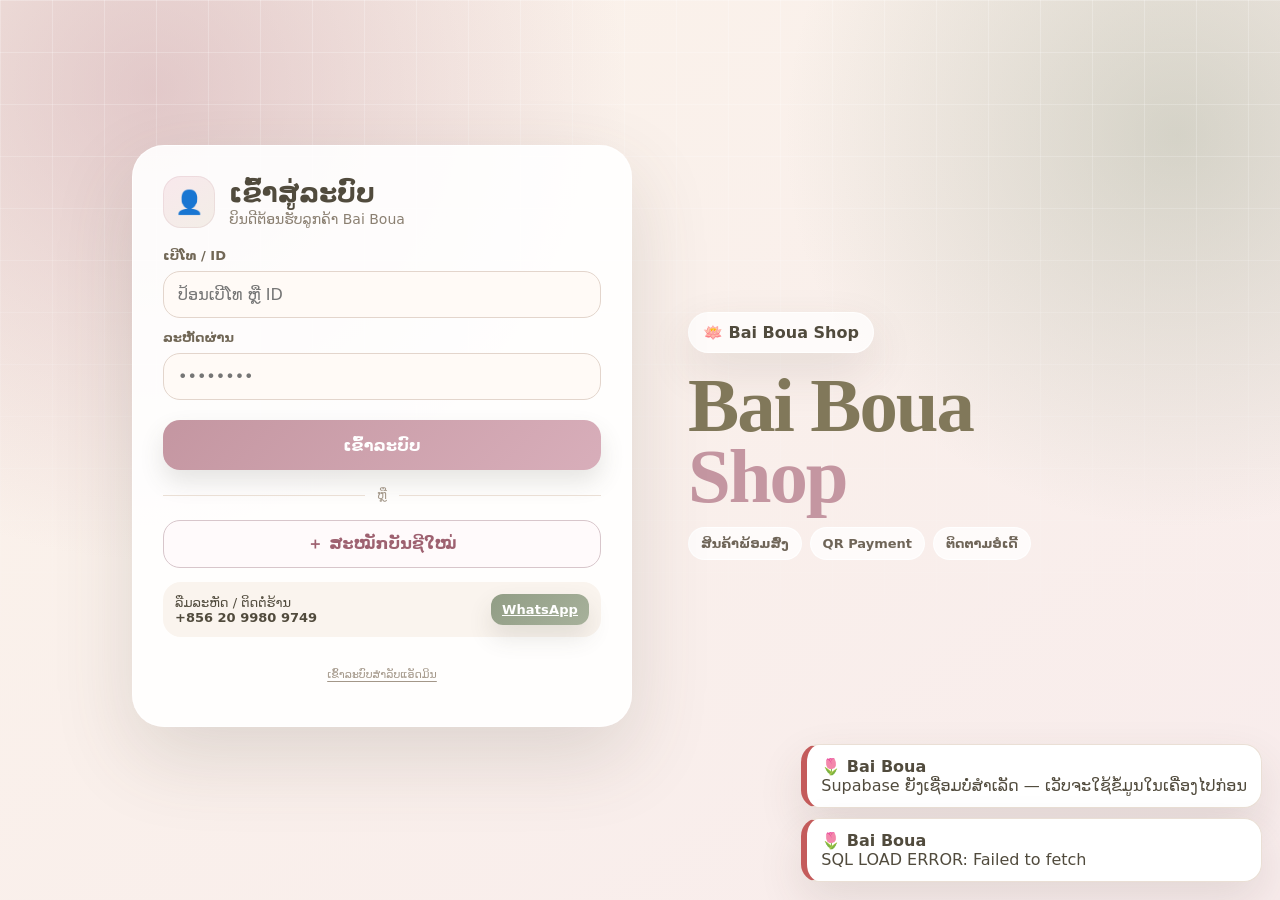
<file: index.html>
<!DOCTYPE html>
<html lang="lo">
<head>
  <meta charset="UTF-8" />
  <meta name="viewport" content="width=device-width, initial-scale=1.0, viewport-fit=cover" />

  <title>V43 | Bai Boua | ສິນຄ້າພ້ອມສົ່ງ </title>
  <link rel="icon" type="image/jpeg" href="assets/bai-boua-logo.jpeg">
  <meta name="description" content="Bai Boua ຮ້ານຂາຍສິນຄ້າພ້ອມສົ່ງ ສັ່ງງ່າຍ ແລະ ຕິດຕາມອໍເດີ້ໄດ້." />
  <meta name="keywords" content="Bai Boua, Bai Boua Shop, ໃບບົວ, ຂາຍເຄື່ອງອອນລາຍ, ພ້ອມສົ່ງ" />
  <meta name="robots" content="index, follow, max-image-preview:large" />
  <meta name="theme-color" content="#C496A1" />
  <link rel="canonical" href="https://maowlilima-png.github.io/Bai-boua-shop/" />

  <meta property="og:type" content="website" />
  <meta property="og:site_name" content="Bai Boua" />
  <meta property="og:title" content="Bai Boua | ສິນຄ້າພ້ອມສົ່ງ" />
  <meta property="og:description" content="ຮ້ານຂາຍສິນຄ້າພ້ອມສົ່ງ ສັ່ງງ່າຍ ແລະ ຕິດຕາມອໍເດີ້ໄດ້ໃນເວັບ." />
  <meta property="og:url" content="https://maowlilima-png.github.io/Bai-boua-shop/" />
  <meta property="og:image" content="https://maowlilima-png.github.io/Bai-boua-shop/assets_qr_and_images/03_reference_image.png" />

  <meta name="twitter:card" content="summary_large_image" />
  <meta name="twitter:title" content="Bai Boua | ຮ້ານພ້ອມສົ່ງ ແລະ Pre-order" />
  <meta name="twitter:description" content="Bai Boua ຮ້ານຂາຍສິນຄ້າພ້ອມສົ່ງ ແລະ Pre-order ຕິດຕາມອໍເດີ້ໄດ້." />
  <meta name="twitter:image" content="https://maowlilima-png.github.io/Bai-boua-shop/assets_qr_and_images/03_reference_image.png" />

  <script type="application/ld+json">
  {
    "@context": "https://schema.org",
    "@type": "Store",
    "name": "Bai Boua",
    "alternateName": ["Bai Boua Shop", "ໃບບົວ"],
    "url": "https://maowlilima-png.github.io/Bai-boua-shop/",
    "description": "Bai Boua ຮ້ານຂາຍສິນຄ້າອອນລາຍ ມີສິນຄ້າພ້ອມສົ່ງ",
    "areaServed": "LA",
    "contactPoint": {
      "@type": "ContactPoint",
      "telephone": "+8562099809749",
      "contactType": "customer support",
      "availableLanguage": ["lo", "th"]
    }
  }
  </script>

  <link rel="stylesheet" href="style.css?v=44.0" />
</head>

<body>
  <div id="app">
    <main class="seo-landing" aria-label="Bai Boua">
      <section class="seo-hero">
        <div class="seo-logo">🪷</div>
        <h1>Bai Boua</h1>
        <p>ຮ້ານຂາຍສິນຄ້າອອນລາຍ ສິນຄ້າພ້ອມສົ່ງ.</p>

        <nav class="seo-links" aria-label="ໝວດສິນຄ້າ">
          <a href="#ready-stock">ພ້ອມສົ່ງ</a>
          <a href="#fashion">ເສື້ອຜ້າ</a>
          <a href="#bracelet">ກຳໄລ / ເຄື່ອງປະດັບ</a>
          <a href="https://wa.me/8562099809749" rel="noopener">ຕິດຕໍ່ WhatsApp</a>
        </nav>
      </section>

      <section class="seo-grid" id="ready-stock">
        <article>
          <h2>ສິນຄ້າພ້ອມສົ່ງ</h2>
          <p>ສັ່ງຊື້ໄດ້ທັນທີ ມີກະຕ້າ ສະຫຼຸບອໍເດີ້ ແລະ ຕິດຕາມສະຖານະ.</p>
        </article>


        <article id="fashion">
          <h2>ໝວດສິນຄ້າ</h2>
          <p>ເສື້ອ, ໂສ້ງ, ກະໂປງ, ກະເປົາ, ກຳໄລ ແລະ ໝວດອື່ນໆ.</p>
        </article>
      </section>
    </main>
  </div>

  <noscript>
    <div class="seo-noscript">
      ເວັບນີ້ຕ້ອງເປີດ JavaScript ເພື່ອສັ່ງຊື້ ແຕ່ສາມາດຕິດຕໍ່ຮ້ານຜ່ານ WhatsApp: +856 20 9980 9749
    </div>
  </noscript>

  <div id="modal" class="modal"></div>
  <div id="toast" class="toast"></div>

  <script src="app.js?v=44.0"></script>
</body>
</html>
</file>
<file: style.css>
:root{
      --dusty:#C496A1;
      --sage:#919D85;
      --lav:#8E8AA3;
      --cream:#EBE1C6;
      --bronze:#81785A;
      --deep:#514b3d;
      --paper:#fffdf8;
      --rose:#f7e5ea;
      --line:#eadfd5;
      --danger:#c45b5b;
      --ok:#5d8c6c;
      --shadow:0 18px 45px rgba(77,61,50,.12);
    }
    *{box-sizing:border-box}
    body{margin:0;font-family:"Noto Sans Lao","Noto Sans Thai",ui-sans-serif,system-ui,-apple-system,BlinkMacSystemFont,"Segoe UI",sans-serif;background:linear-gradient(145deg,#fff8f2,#f4ece0 45%,#eef2ea);color:var(--deep);min-height:100vh;}
    button,input,select,textarea{font:inherit} button{cursor:pointer;border:none} a{color:inherit}.hidden{display:none!important}
    .screen{min-height:100vh}.login-wrap{position:relative;overflow:hidden;display:grid;grid-template-columns:1fr 480px;gap:28px;min-height:100vh;padding:42px;align-items:center;background:radial-gradient(circle at 12% 10%,rgba(196,150,161,.45),transparent 34%),radial-gradient(circle at 92% 15%,rgba(145,157,133,.35),transparent 28%),linear-gradient(145deg,#fbf3ea,#f8ecec)}
    .login-wrap:before{content:"";position:absolute;inset:0;background-image:linear-gradient(90deg,rgba(255,255,255,.25) 1px,transparent 1px),linear-gradient(rgba(255,255,255,.25) 1px,transparent 1px);background-size:52px 52px;mask-image:linear-gradient(to bottom,black,transparent 85%)}
    .star-rain span{position:absolute;width:2px;height:72px;border-radius:999px;background:linear-gradient(to bottom,rgba(255,255,255,0),rgba(255,255,255,.95),rgba(196,150,161,.15));top:-120px;animation:fall linear infinite;opacity:.75}.star-rain span:nth-child(1){left:11%;animation-duration:3.2s;animation-delay:.1s}.star-rain span:nth-child(2){left:28%;animation-duration:4.2s;animation-delay:1.2s}.star-rain span:nth-child(3){left:48%;animation-duration:3.7s;animation-delay:.4s}.star-rain span:nth-child(4){left:68%;animation-duration:4.8s;animation-delay:2s}.star-rain span:nth-child(5){left:84%;animation-duration:3.4s;animation-delay:.8s}@keyframes fall{to{transform:translateY(115vh) translateX(-90px)}}
    .hero,.login-card{position:relative;z-index:1}.hero-badge{display:inline-flex;align-items:center;gap:8px;background:rgba(255,255,255,.72);border:1px solid rgba(255,255,255,.8);padding:10px 14px;border-radius:999px;box-shadow:var(--shadow);font-weight:700}.brand-title{font-family:Georgia,serif;font-size:clamp(44px,8vw,86px);line-height:.92;margin:18px 0 8px;color:var(--bronze);letter-spacing:-2px}.brand-title span{display:block;color:var(--dusty)}.hero p{max-width:630px;font-size:19px;line-height:1.65;color:#6e6557}.floating-card{margin-top:28px;background:rgba(255,255,255,.68);backdrop-filter:blur(14px);border:1px solid rgba(255,255,255,.8);border-radius:32px;padding:20px;box-shadow:var(--shadow);max-width:610px}.flower-dots{display:flex;gap:10px;margin-bottom:14px}.flower-dots i{width:14px;height:14px;border-radius:50%;background:var(--dusty)}.flower-dots i:nth-child(2){background:var(--sage)}.flower-dots i:nth-child(3){background:var(--lav)}.login-card{background:rgba(255,255,255,.9);border:1px solid rgba(255,255,255,.8);border-radius:34px;padding:26px;box-shadow:var(--shadow)}.role-tabs{display:grid;grid-template-columns:repeat(3,1fr);gap:8px;background:#f3ece3;border-radius:18px;padding:6px;margin-bottom:18px}.role-tabs button{padding:12px 8px;border-radius:14px;background:transparent;color:#7d7466;font-weight:800}.role-tabs button.active{background:var(--dusty);color:#fff;box-shadow:0 10px 20px rgba(196,150,161,.28)}.field{margin:12px 0}.field label{display:block;font-weight:800;font-size:13px;margin-bottom:8px;color:#716756}.field input,.field select,.field textarea{width:100%;border:1.4px solid #e3d5cc;background:#fffaf6;border-radius:17px;padding:13px 14px;outline:none;color:var(--deep)}.field input:focus,.field select:focus,.field textarea:focus{border-color:var(--dusty);box-shadow:0 0 0 4px rgba(196,150,161,.12)}.btn{border-radius:17px;padding:12px 16px;background:var(--deep);color:#fff;font-weight:900;display:inline-flex;align-items:center;justify-content:center;gap:8px;box-shadow:0 10px 20px rgba(81,75,61,.15);transition:.18s}.btn:hover{transform:translateY(-1px)}.btn.full{width:100%}.btn.rose{background:var(--dusty)}.btn.sage{background:var(--sage)}.btn.lav{background:var(--lav)}.btn.light{background:#fff;color:var(--deep);border:1px solid var(--line);box-shadow:none}.btn.danger{background:var(--danger)}.btn.small{padding:8px 11px;border-radius:12px;font-size:13px}.contact-line{display:flex;align-items:center;justify-content:space-between;gap:8px;margin-top:14px;padding:12px;background:#faf4ee;border-radius:18px;font-size:13px}.register-box{margin-top:12px;padding:14px;border-radius:18px;background:#f8f2e9;border:1px dashed #d8c9b7}.topbar{position:sticky;top:0;z-index:20;background:rgba(255,253,248,.86);backdrop-filter:blur(18px);border-bottom:1px solid rgba(234,223,213,.75)}.topbar-inner{max-width:1200px;margin:auto;padding:12px 18px;display:flex;align-items:center;justify-content:space-between;gap:12px}.brand-mini{display:flex;align-items:center;gap:10px;font-weight:950}.lotus{width:42px;height:42px;border-radius:15px;background:radial-gradient(circle at 50% 38%,#fff 0 14%,transparent 15%),linear-gradient(145deg,var(--dusty),#d9b3bc);display:grid;place-items:center;color:#fff;box-shadow:0 10px 24px rgba(196,150,161,.28)}.nav{display:flex;gap:8px;overflow:auto}.nav button{white-space:nowrap;border-radius:999px;padding:9px 13px;background:#f4eee7;color:#6f6659;font-weight:800}.nav button.active{background:var(--deep);color:#fff}.main{max-width:1200px;margin:0 auto;padding:24px 18px 80px}.banner{border-radius:32px;padding:24px;box-shadow:var(--shadow);background:linear-gradient(130deg,rgba(235,225,198,.94),rgba(255,245,247,.94)),radial-gradient(circle at right top,rgba(145,157,133,.45),transparent 40%);border:1px solid rgba(255,255,255,.8);display:grid;grid-template-columns:1.5fr .8fr;gap:20px;align-items:center}.banner h1{font-family:Georgia,serif;font-size:38px;margin:0 0 8px;color:var(--bronze)}.pill-row{display:flex;flex-wrap:wrap;gap:8px;margin-top:14px}.pill{display:inline-flex;align-items:center;gap:6px;padding:8px 12px;border-radius:999px;background:rgba(255,255,255,.72);border:1px solid rgba(255,255,255,.8);font-weight:800;font-size:13px}.stats{display:grid;grid-template-columns:repeat(4,1fr);gap:12px;margin:18px 0}.stat{background:rgba(255,255,255,.82);border:1px solid rgba(255,255,255,.8);border-radius:24px;padding:16px;box-shadow:0 12px 28px rgba(81,75,61,.08)}.stat b{display:block;font-size:22px;margin-top:6px}.toolbar{display:flex;align-items:center;justify-content:space-between;gap:12px;margin:22px 0;flex-wrap:wrap}.search{min-width:260px;display:flex;align-items:center;gap:8px;background:#fff;border:1px solid var(--line);border-radius:18px;padding:10px 12px}.search input{border:0;background:transparent;outline:0;width:100%}.cat-tabs{display:flex;gap:8px;overflow:auto;padding-bottom:4px}.cat-tabs button{white-space:nowrap;padding:10px 13px;border-radius:999px;background:#fff;border:1px solid var(--line);font-weight:800;color:#695f52}.cat-tabs button.active{background:var(--sage);color:#fff;border-color:var(--sage)}.grid{display:grid;grid-template-columns:repeat(4,1fr);gap:16px}.product-card,.card{background:rgba(255,255,255,.88);border:1px solid rgba(255,255,255,.9);border-radius:26px;box-shadow:0 14px 32px rgba(81,75,61,.08);overflow:hidden}.product-img{height:190px;background:#f2eadf;display:grid;place-items:center;position:relative;overflow:hidden}.product-img img{width:100%;height:100%;object-fit:cover}.badge{position:absolute;top:12px;left:12px;border-radius:999px;padding:6px 10px;font-weight:900;font-size:12px;color:#fff;background:var(--sage)}.badge.pre{background:var(--lav)}.heart{position:absolute;top:10px;right:10px;width:39px;height:39px;border-radius:50%;background:rgba(255,255,255,.88);display:grid;place-items:center;font-size:18px;color:#b57f8b}.heart.on{background:var(--dusty);color:#fff}.product-body{padding:15px}.product-title{font-weight:950;font-size:17px;line-height:1.35}.price{font-weight:950;color:var(--bronze);font-size:18px;margin:8px 0}.oldprice{text-decoration:line-through;color:#a79c8e;font-size:13px;margin-right:6px}.meta{font-size:13px;color:#82776a;line-height:1.55}.actions{display:flex;gap:8px;flex-wrap:wrap;margin-top:12px}.disabled{filter:grayscale(1);opacity:.58}.section-title{display:flex;align-items:center;justify-content:space-between;gap:12px;margin:20px 0 12px}.section-title h2{margin:0;font-size:25px}.cart-list{display:grid;gap:12px}.line-item{display:grid;grid-template-columns:82px 1fr auto;gap:12px;align-items:center;padding:12px;background:#fff;border:1px solid var(--line);border-radius:22px}.thumb{width:82px;height:82px;border-radius:18px;object-fit:cover;background:#f3ece3}.two-col{display:grid;grid-template-columns:1fr 380px;gap:18px;align-items:start}.summary{position:sticky;top:86px;background:#fff;border:1px solid var(--line);border-radius:26px;padding:18px;box-shadow:var(--shadow)}.summary-row{display:flex;justify-content:space-between;gap:12px;margin:10px 0}.divider{height:1px;background:var(--line);margin:14px 0}.form-grid{display:grid;grid-template-columns:repeat(2,1fr);gap:12px}.form-grid .field{margin:0}.order-card{padding:16px;background:#fff;border:1px solid var(--line);border-radius:24px;box-shadow:0 10px 24px rgba(81,75,61,.06);margin-bottom:12px}.order-head{display:flex;justify-content:space-between;gap:10px;align-items:flex-start}.type-badge{display:inline-flex;padding:6px 10px;border-radius:999px;background:#f2e8ef;color:#9e6170;font-weight:900;font-size:12px}.type-badge.ready{background:#edf2e8;color:#6d7c5d}.progress{display:flex;gap:8px;align-items:flex-start;margin:14px 0 8px;overflow:auto;padding-bottom:6px}.step{min-width:120px;position:relative;background:#f7f1eb;border:1px solid var(--line);border-radius:16px;padding:9px;font-size:12px;color:#887d70}.step.done{background:#e8f1e7;color:#56765d;border-color:#cfe0ca}.step.active{background:#fff0f3;color:#9e6170;border-color:#e7b9c3}.modal{position:fixed;inset:0;background:rgba(31,25,21,.38);backdrop-filter:blur(8px);z-index:99;display:none;align-items:center;justify-content:center;padding:18px}.modal.show{display:flex}.modal-card{width:min(980px,100%);max-height:92vh;overflow:auto;background:var(--paper);border-radius:30px;box-shadow:0 30px 80px rgba(0,0,0,.22);border:1px solid rgba(255,255,255,.8)}.modal-head{display:flex;justify-content:space-between;align-items:center;padding:16px 18px;border-bottom:1px solid var(--line);position:sticky;top:0;background:rgba(255,253,248,.92);backdrop-filter:blur(12px);z-index:2}.modal-body{padding:18px}.product-detail{display:grid;grid-template-columns:1fr 1fr;gap:20px}.big-img{width:100%;height:380px;object-fit:cover;border-radius:24px;background:#f3ece3}.qr-grid{display:grid;grid-template-columns:repeat(2,1fr);gap:14px}.qr-card{background:#fff;border:1px solid var(--line);border-radius:26px;padding:14px;text-align:center}.qr-card img{width:100%;max-height:360px;object-fit:contain;border-radius:18px}.qr-large img{width:min(92vw,740px);max-height:82vh;object-fit:contain;background:white;border-radius:20px}.admin-layout{display:grid;grid-template-columns:230px 1fr;gap:18px}.admin-menu{position:sticky;top:86px;background:#fff;border:1px solid var(--line);border-radius:26px;padding:12px;height:max-content}.admin-menu button{display:flex;width:100%;justify-content:flex-start;margin:4px 0;border-radius:16px;padding:11px 12px;background:transparent;color:#6b6255;font-weight:900}.admin-menu button.active{background:var(--deep);color:#fff}.table-wrap{overflow:auto;background:#fff;border:1px solid var(--line);border-radius:24px}.table{width:100%;border-collapse:collapse;min-width:760px}.table th,.table td{text-align:left;padding:12px;border-bottom:1px solid #f0e7df;vertical-align:top}.table th{background:#faf4ee;font-size:13px;color:#766b5d}.preview-img{width:72px;height:72px;object-fit:cover;border-radius:16px;background:#f3ece3}.color-thumb{cursor:pointer;border:2px solid transparent;transition:.18s}.color-thumb.selected{border-color:var(--dusty);box-shadow:0 0 0 3px rgba(196,150,161,.18)}.color-caption{font-size:11px;text-align:center;max-width:72px;overflow:hidden;white-space:nowrap;text-overflow:ellipsis;color:#81776a;margin-top:4px}.toast{position:fixed;right:18px;bottom:18px;z-index:110;display:grid;gap:10px}.toast-item{background:#fff;border:1px solid var(--line);border-left:6px solid var(--sage);box-shadow:var(--shadow);border-radius:18px;padding:12px 14px;min-width:260px}.welcome{position:fixed;left:50%;top:50%;transform:translate(-50%,-50%);z-index:120;width:min(460px,92vw);background:#fffdf8;border:1px solid rgba(255,255,255,.9);border-radius:32px;box-shadow:0 30px 80px rgba(0,0,0,.18);padding:22px;text-align:center}.welcome h3{font-family:Georgia,serif;font-size:32px;margin:8px 0;color:var(--dusty)}.welcome .close-x{position:absolute;right:14px;top:14px}.empty{padding:26px;text-align:center;background:#fff;border:1px dashed #d7c8ba;border-radius:24px;color:#877b6d}.notice{padding:12px 14px;border-radius:18px;background:#fff7df;border:1px solid #ead899;color:#806b2e;margin:12px 0}.danger-box{padding:12px 14px;border-radius:18px;background:#fff0f0;border:1px solid #edc0c0;color:#a44d4d;margin:12px 0}.file-mini{font-size:12px;color:#81776a;margin-top:6px}.print-only{display:none}

    .filter-panel{margin:18px 0 20px;background:rgba(255,255,255,.78);border:1px solid rgba(255,255,255,.9);border-radius:28px;padding:16px;box-shadow:0 14px 32px rgba(81,75,61,.07)}
    .filter-grid{display:grid;grid-template-columns:1.2fr .8fr .8fr .8fr auto;gap:12px;align-items:end}.filter-grid .field{margin:0}.filter-result{margin-top:10px;color:#7f7467;font-weight:800;font-size:13px}.soft-chip{display:inline-flex;align-items:center;gap:6px;border-radius:999px;padding:7px 10px;background:#fff;border:1px solid var(--line);font-size:12px;font-weight:900;color:#736858}.notif-badge{margin-left:auto;min-width:22px;height:22px;padding:0 7px;border-radius:999px;background:var(--danger);color:#fff;font-size:12px;font-weight:950;display:inline-flex;align-items:center;justify-content:center}.notification-box{background:linear-gradient(135deg,#fff7f9,#f0f5ed);border:1px solid rgba(255,255,255,.9);border-radius:28px;padding:18px;box-shadow:var(--shadow);margin-bottom:16px}.notif-list{display:grid;grid-template-columns:repeat(3,1fr);gap:12px}.notif-card{background:#fff;border:1px solid var(--line);border-radius:22px;padding:14px}.notif-card strong{display:block;font-size:25px;margin-top:4px;color:var(--bronze)}.shipment-box{background:#f7fbf5;border:1px solid #dce9d5;border-radius:24px;padding:16px;margin-top:14px}.bill-img{width:100%;max-width:420px;border-radius:22px;border:1px solid var(--line);background:#fff}.analytics-grid{display:grid;grid-template-columns:1fr 1fr;gap:16px}.stock-warn{display:inline-flex;border-radius:999px;background:#fff0e6;color:#a05c27;font-weight:900;font-size:12px;padding:5px 9px}.table-mini{width:100%;border-collapse:collapse}.table-mini td{padding:9px;border-bottom:1px solid #f0e7df}.admin-menu button{align-items:center;gap:8px}.admin-toolbar{display:flex;align-items:center;justify-content:space-between;gap:12px;flex-wrap:wrap;margin-bottom:14px}.empty-soft{padding:16px;border-radius:18px;background:#faf4ee;border:1px dashed #decfc1;text-align:center;color:#817568}.color-dot{width:12px;height:12px;border-radius:50%;background:linear-gradient(135deg,var(--dusty),var(--sage));display:inline-block}.product-code-help{font-size:12px;color:#8a7d6d;margin-top:5px}.kpi-good{color:var(--ok)}
    @media (max-width:950px){.filter-grid,.notif-list,.analytics-grid{grid-template-columns:1fr}.login-wrap{grid-template-columns:1fr;padding:20px}.login-card{max-width:520px}.banner{grid-template-columns:1fr}.grid{grid-template-columns:repeat(2,1fr)}.stats{grid-template-columns:repeat(2,1fr)}.two-col,.product-detail,.admin-layout{grid-template-columns:1fr}.summary,.admin-menu{position:static}.qr-grid{grid-template-columns:1fr}.topbar-inner{align-items:flex-start;flex-direction:column}.nav{width:100%}.form-grid{grid-template-columns:1fr}.hero p{font-size:16px}}
    @media (max-width:540px){.main{padding:16px 12px 70px}.grid{grid-template-columns:1fr}.stats{grid-template-columns:1fr}.product-img{height:220px}.line-item{grid-template-columns:70px 1fr}.line-item .actions{grid-column:1/-1}.thumb{width:70px;height:70px}.banner h1{font-size:30px}.login-wrap{padding:14px}.brand-title{font-size:48px}.role-tabs button{font-size:12px;padding:10px 4px}.modal{padding:8px}.modal-card{border-radius:22px}.big-img{height:300px}.admin-menu{display:grid;grid-template-columns:repeat(2,1fr);gap:6px}.admin-menu button{font-size:13px}}
  

    /* v5 visual polish */
    body{
      background:
        radial-gradient(circle at 8% 12%,rgba(196,150,161,.30),transparent 30%),
        radial-gradient(circle at 88% 8%,rgba(145,157,133,.26),transparent 32%),
        radial-gradient(circle at 20% 85%,rgba(235,225,198,.55),transparent 34%),
        linear-gradient(145deg,#fffaf5 0%,#f7ecee 42%,#eef3ea 100%);
      background-attachment:fixed;
    }
    .topbar{
      background:rgba(255,252,247,.78);
      box-shadow:0 10px 34px rgba(81,75,61,.08);
    }
    .brand-mini .lotus{transform:rotate(-4deg)}
    .banner{
      position:relative;
      overflow:hidden;
      background:
        linear-gradient(135deg,rgba(255,255,255,.88),rgba(255,244,247,.74)),
        radial-gradient(circle at 88% 18%,rgba(196,150,161,.35),transparent 28%),
        radial-gradient(circle at 12% 90%,rgba(145,157,133,.24),transparent 35%);
      border:1px solid rgba(255,255,255,.92);
      box-shadow:0 24px 65px rgba(81,75,61,.13);
    }
    .banner:after{
      content:"";
      position:absolute;
      width:220px;height:220px;right:-80px;bottom:-95px;
      border-radius:50%;
      background:radial-gradient(circle,rgba(196,150,161,.22),transparent 62%);
      pointer-events:none;
    }
    .product-card,.card,.order-card,.summary,.table-wrap,.admin-menu,.login-card,.floating-card{
      background:rgba(255,255,255,.90);
      border:1px solid rgba(255,255,255,.92);
      box-shadow:0 18px 42px rgba(81,75,61,.09);
    }
    .product-card{transition:transform .18s ease, box-shadow .18s ease, border-color .18s ease}
    .product-card:hover{transform:translateY(-5px);box-shadow:0 26px 58px rgba(81,75,61,.14);border-color:rgba(196,150,161,.35)}
    .product-img{background:linear-gradient(145deg,#f6eee6,#fff7fb)}
    .product-title{letter-spacing:.01em}
    .btn{box-shadow:0 12px 24px rgba(81,75,61,.14);letter-spacing:.01em}
    .btn.light{background:rgba(255,255,255,.82)}
    .btn.rose{background:linear-gradient(135deg,var(--dusty),#d8aeba)}
    .btn.sage{background:linear-gradient(135deg,var(--sage),#a7b19b)}
    .btn.danger{background:linear-gradient(135deg,#bd5f5f,#d27a7a)}
    .nav button,.cat-tabs button{transition:.18s ease}
    .nav button:hover,.cat-tabs button:hover{transform:translateY(-1px)}
    .stat{
      background:linear-gradient(160deg,rgba(255,255,255,.94),rgba(255,247,242,.78));
      border:1px solid rgba(255,255,255,.92);
    }
    .table-wrap.elevated-table{box-shadow:0 20px 48px rgba(81,75,61,.10)}
    .table th{background:linear-gradient(135deg,#faf2ea,#fff6f8);position:sticky;top:0;z-index:1}
    .table tr{transition:background .16s ease, opacity .16s ease}
    .table tr:hover td{background:#fffaf6}
    .table tr.row-muted{background:linear-gradient(90deg,#eeeeee,#f8f8f8)!important;filter:grayscale(.75);opacity:.62}
    .table tr.row-muted td{color:#7e7e7e;background:transparent!important}
    .table tr.row-muted .btn{filter:grayscale(.35)}
    .status-pill{display:inline-flex;align-items:center;gap:6px;padding:7px 11px;border-radius:999px;font-size:12px;font-weight:950;background:#edf2e8;color:#617556;border:1px solid #dbe6d4}
    .status-pill:before{content:"";width:7px;height:7px;border-radius:50%;background:#6f8a63;box-shadow:0 0 0 3px rgba(111,138,99,.12)}
    .status-pill.off{background:#ededed;color:#777;border-color:#dedede}
    .status-pill.off:before{background:#9b9b9b;box-shadow:0 0 0 3px rgba(155,155,155,.12)}
    .admin-glow-panel{padding:16px 18px;margin-bottom:14px;border-radius:24px;background:linear-gradient(135deg,rgba(235,225,198,.62),rgba(247,229,234,.70));border:1px solid rgba(255,255,255,.88);box-shadow:0 16px 36px rgba(81,75,61,.08)}
    .admin-glow-panel h3{margin:0 0 5px;font-family:Georgia,serif;color:var(--bronze);font-size:24px}
    .admin-menu button.active{background:linear-gradient(135deg,var(--deep),#6f654f)}
    .section-title h2{font-family:Georgia,serif;color:var(--bronze);letter-spacing:.01em}
    input,select,textarea{transition:border-color .16s ease, box-shadow .16s ease, background .16s ease}
    .login-card{box-shadow:0 30px 80px rgba(81,75,61,.16)}


/* v10 mobile-first usability patch */
html, body { max-width: 100%; overflow-x: hidden; -webkit-text-size-adjust: 100%; }
body { touch-action: manipulation; }
img, video, svg { max-width: 100%; }
button, input, select, textarea { min-height: 44px; }
select { max-width: 100%; }
.main, .topbar-inner, .modal-card, .card, .product-card, .order-card, .summary { min-width: 0; }
.mobile-quick-tags{display:flex;flex-wrap:wrap;gap:8px;margin-top:14px}
.mobile-quick-tags span{padding:8px 12px;border-radius:999px;background:rgba(255,255,255,.76);border:1px solid rgba(255,255,255,.9);font-weight:900;font-size:13px;color:#6f6558}
.login-help-text{font-size:13px;color:#83776a;margin:6px 0 14px;line-height:1.45}
.shop-banner-compact .banner-actions{display:flex;flex-wrap:wrap;gap:8px;margin-top:10px}
.shop-banner-compact .desktop-carousel{min-width:0}
.mobile-card-table .table td img.preview-img{width:64px;height:64px}

@media (max-width: 760px){
  body{font-size:15px;background-attachment:scroll;}
  .topbar{top:0;}
  .topbar-inner{padding:10px 12px;display:block;}
  .brand-mini{gap:8px;margin-bottom:8px;}
  .brand-mini .meta{display:none;}
  .lotus{width:38px;height:38px;border-radius:14px;flex:0 0 auto;}
  .nav{width:100%;display:flex;gap:8px;overflow-x:auto;white-space:nowrap;padding:2px 0 4px;-webkit-overflow-scrolling:touch;scrollbar-width:none;}
  .nav::-webkit-scrollbar,.cat-tabs::-webkit-scrollbar{display:none;}
  .nav button{padding:10px 14px;font-size:14px;flex:0 0 auto;}
  .main{padding:14px 10px 90px;}
  .login-wrap{display:block;min-height:100dvh;padding:14px 12px 24px;}
  .login-wrap:before{background-size:38px 38px;}
  .hero{padding:8px 2px 10px;}
  .hero-badge{padding:8px 12px;font-size:13px;box-shadow:0 10px 24px rgba(81,75,61,.08);}
  .brand-title{font-size:42px!important;letter-spacing:-1px;margin:12px 0 8px;line-height:.96;}
  .hero p{font-size:15px;line-height:1.45;margin:8px 0 0;}
  .floating-card{display:none!important;}
  .login-card{border-radius:26px;padding:16px;margin-top:8px;}
  .role-tabs{border-radius:16px;gap:5px;padding:5px;margin-bottom:12px;}
  .role-tabs button{font-size:13px;padding:10px 4px;border-radius:13px;}
  .field{margin:10px 0;}
  .field label{font-size:12px;margin-bottom:6px;}
  .field input,.field select,.field textarea{border-radius:15px;padding:11px 12px;font-size:16px;}
  .register-box{padding:12px;border-radius:18px;}
  .contact-line{display:block;padding:12px;border-radius:16px;}
  .contact-line .btn{width:100%;margin-top:10px;}
  .btn{border-radius:15px;padding:11px 13px;}
  .btn.small{min-height:40px;font-size:13px;padding:8px 10px;}

  .banner{display:block;border-radius:24px;padding:16px;}
  .banner h1{font-size:28px;line-height:1.05;margin-bottom:8px;}
  .shop-banner-compact .desktop-carousel{display:none;}
  .pill-row{gap:7px;margin-top:10px;}
  .pill{font-size:12px;padding:7px 10px;}
  .filter-panel{border-radius:22px;padding:12px;margin:12px 0 14px;}
  .cat-tabs{gap:7px;margin:0 -2px 10px;padding-bottom:3px;overflow-x:auto;-webkit-overflow-scrolling:touch;}
  .cat-tabs button{font-size:13px;padding:9px 12px;flex:0 0 auto;}
  .filter-grid{display:grid!important;grid-template-columns:1fr!important;gap:10px;}
  .filter-grid .field{margin:0;}
  .filter-grid .btn{width:100%;}
  .search{width:100%;min-width:0;border-radius:15px;padding:8px 10px;}
  .filter-result{font-size:12px;margin-top:8px;}

  .grid{grid-template-columns:1fr!important;gap:12px;}
  .product-card{border-radius:24px;}
  .product-img{height:185px!important;}
  .product-body{padding:14px;}
  .product-title{font-size:18px;}
  .price{font-size:20px;margin:7px 0;}
  .meta{font-size:12.5px;line-height:1.45;word-break:break-word;}
  .actions{gap:7px;}
  .actions .btn{flex:1 1 auto;}
  .heart{width:42px;height:42px;}
  .badge{top:10px;left:10px;}

  .section-title{display:block;margin:16px 0 10px;}
  .section-title h2{font-size:22px;margin-bottom:8px;}
  .stats{grid-template-columns:1fr!important;gap:10px;margin:12px 0;}
  .stat{border-radius:20px;padding:13px;}
  .stat b{font-size:20px;}
  .two-col,.product-detail,.form-grid,.analytics-grid,.notif-list,.qr-grid{grid-template-columns:1fr!important;}
  .summary{position:static;border-radius:22px;padding:14px;}
  .summary-row{align-items:flex-start;}
  .line-item{grid-template-columns:64px 1fr;gap:10px;padding:10px;border-radius:18px;}
  .line-item > b:last-child{grid-column:2;justify-self:start;}
  .thumb{width:64px;height:64px;border-radius:15px;}
  .order-card{border-radius:20px;padding:13px;}
  .order-head{gap:8px;}
  .progress{gap:7px;margin:10px 0 8px;}
  .step{min-width:98px;font-size:11px;padding:8px;border-radius:14px;}

  .modal{align-items:flex-end;padding:0;background:rgba(31,25,21,.45);}
  .modal-card{width:100%;max-height:92dvh;border-radius:24px 24px 0 0;overflow:auto;}
  .modal-head{padding:12px 14px;}
  .modal-body{padding:12px;}
  .big-img{height:260px!important;border-radius:20px;}
  .qr-card{border-radius:20px;padding:10px;}
  .qr-card img{max-height:280px;}

  .admin-layout{display:block;}
  .admin-menu{position:sticky!important;top:69px;z-index:18;display:flex!important;grid-template-columns:none!important;gap:7px;overflow-x:auto;white-space:nowrap;padding:8px;margin:-2px -2px 12px;border-radius:18px;-webkit-overflow-scrolling:touch;scrollbar-width:none;}
  .admin-menu::-webkit-scrollbar{display:none;}
  .admin-menu button{width:auto;flex:0 0 auto;margin:0;padding:10px 12px;border-radius:999px;font-size:13px;align-items:center;}
  .admin-toolbar{display:block;}
  .admin-toolbar .actions{display:grid;grid-template-columns:1fr;gap:8px;}
  .notification-box{border-radius:22px;padding:13px;margin-bottom:12px;}
  .notif-card{border-radius:18px;padding:12px;}
  .admin-glow-panel{border-radius:20px;padding:13px;}

  .table-wrap.mobile-card-table{background:transparent!important;border:0!important;box-shadow:none!important;border-radius:0!important;overflow:visible!important;}
  .mobile-card-table .table{display:block;width:100%;min-width:0!important;border-collapse:separate;}
  .mobile-card-table .table tbody{display:block;width:100%;}
  .mobile-card-table .table tr:first-child{display:none!important;}
  .mobile-card-table .table tr{display:block;background:#fff;border:1px solid var(--line);border-radius:20px;margin:0 0 12px;box-shadow:0 10px 24px rgba(81,75,61,.06);overflow:hidden;}
  .mobile-card-table .table td{display:grid;grid-template-columns:96px 1fr;gap:8px;align-items:start;border-bottom:1px solid #f0e7df;padding:10px 12px;text-align:left;word-break:break-word;}
  .mobile-card-table .table td:last-child{border-bottom:0;}
  .mobile-card-table .table td:before{content:attr(data-label);font-size:12px;font-weight:950;color:#8a7c6c;}
  .mobile-card-table .table td[data-label=""]{grid-template-columns:1fr;}
  .mobile-card-table .table td[data-label=""]:before{display:none;}
  .mobile-card-table .table .btn{width:100%;}

  .toast{left:10px;right:10px;bottom:12px;}
  .toast-item{min-width:0;width:100%;border-radius:16px;}
  .welcome{width:calc(100vw - 24px);border-radius:24px;padding:18px;}
  .welcome h3{font-size:26px;}
}

@media (max-width:380px){
  .brand-title{font-size:38px!important;}
  .banner h1{font-size:24px;}
  .product-img{height:165px!important;}
  .nav button,.cat-tabs button{font-size:12.5px;padding:9px 10px;}
  .mobile-card-table .table td{grid-template-columns:84px 1fr;padding:9px 10px;}
}


/* SEO pre-render landing: visible before app.js loads, then app replaces #app */
.seo-landing{min-height:100vh;padding:28px 18px 48px;background:linear-gradient(145deg,#fff8f2,#f4ece0 48%,#eef2ea);color:var(--deep);display:grid;place-items:center;gap:18px}
.seo-hero{max-width:820px;text-align:center;background:rgba(255,255,255,.82);border:1px solid rgba(255,255,255,.9);border-radius:30px;padding:30px 22px;box-shadow:var(--shadow)}
.seo-logo{width:68px;height:68px;border-radius:22px;background:linear-gradient(145deg,var(--dusty),#d9b3bc);display:grid;place-items:center;margin:0 auto 12px;font-size:32px;color:white;box-shadow:0 12px 28px rgba(196,150,161,.24)}
.seo-hero h1{font-family:Georgia,serif;font-size:clamp(38px,10vw,76px);line-height:1;margin:0 0 10px;color:var(--bronze);letter-spacing:-1px}
.seo-hero p{font-size:18px;line-height:1.75;margin:0 auto;max-width:650px;color:#6e6557}
.seo-links{display:flex;flex-wrap:wrap;justify-content:center;gap:10px;margin-top:18px}
.seo-links a{display:inline-flex;text-decoration:none;border-radius:999px;padding:10px 14px;background:#fff;border:1px solid var(--line);font-weight:900;color:#665d50}
.seo-grid{width:min(980px,100%);display:grid;grid-template-columns:repeat(3,1fr);gap:14px}
.seo-grid article{background:rgba(255,255,255,.85);border:1px solid rgba(255,255,255,.9);border-radius:24px;padding:18px;box-shadow:0 12px 28px rgba(81,75,61,.07)}
.seo-grid h2{margin:0 0 8px;font-size:20px;color:var(--bronze)}
.seo-grid p{margin:0;line-height:1.7;color:#74695c}.seo-noscript{padding:16px;text-align:center;background:#fff3f3;color:#7d4242;font-weight:800}
@media (max-width:720px){.seo-grid{grid-template-columns:1fr}.seo-landing{padding:16px 12px 36px}.seo-hero{border-radius:24px;padding:24px 16px}.seo-links a{width:100%;justify-content:center}}

/* v19: dedicated create account button + separated register/admin screens */
.v19-auth-screen .login-card{position:relative;overflow:hidden}
.v19-auth-screen .login-card:before{content:"";position:absolute;inset:-70px -70px auto auto;width:150px;height:150px;background:rgba(196,150,161,.16);border-radius:999px;pointer-events:none}
.role-tabs-v19{grid-template-columns:1fr 1fr}
.create-account-main-btn{margin-top:10px;font-weight:900;letter-spacing:.1px;border:1px solid rgba(145,157,133,.32)}
.register-card-v19,.admin-login-card-v19{animation:softPopV19 .22s ease-out}
.register-icon-v19,.admin-lock-v19{width:58px;height:58px;border-radius:22px;display:grid;place-items:center;background:#fff7f4;border:1px solid var(--line);box-shadow:0 12px 30px rgba(129,120,90,.12);font-size:30px;margin-bottom:12px}
.register-form-v19{margin-top:14px}
.create-submit-v19{margin-top:10px}
.back-login-btn{margin-bottom:14px;width:auto}
.admin-entry-v19{margin-top:14px;text-align:center;border-top:1px dashed var(--line);padding-top:12px}
.admin-entry-v19 button{border:0;background:transparent;color:#81785A;font-weight:800;font-size:12px;text-decoration:underline;text-underline-offset:3px;cursor:pointer;padding:8px 12px;border-radius:999px}
.admin-entry-v19 button:hover{background:#fff7f4;color:#C496A1}
@keyframes softPopV19{from{opacity:0;transform:translateY(8px) scale(.99)}to{opacity:1;transform:translateY(0) scale(1)}}
@media(max-width:720px){.create-account-main-btn{padding:14px 16px}.register-icon-v19,.admin-lock-v19{width:52px;height:52px;font-size:26px}.back-login-btn{width:100%}}

/* v20: tiny admin login at bottom of auth page */
.v20-auth-screen{position:relative;min-height:100svh;padding-bottom:34px!important}
.login-card-v20 .admin-entry-v19{display:none!important}
.admin-footer-entry-v20{width:100%;display:flex;justify-content:center;margin-top:12px;margin-bottom:4px;opacity:.72}
.admin-footer-entry-v20 button{border:0;background:transparent;color:#81785A;font-size:11px;font-weight:800;line-height:1;padding:7px 10px;border-radius:999px;text-decoration:underline;text-underline-offset:3px;cursor:pointer;letter-spacing:.05px}
.admin-footer-entry-v20 button:hover{background:#fff7f4;color:#C496A1;opacity:1}
@media(max-width:720px){.admin-footer-entry-v20{margin-top:8px}.admin-footer-entry-v20 button{font-size:10.5px;padding:6px 9px}}

/* v21: admin password visibility */
.password-cell-v21{display:flex;gap:8px;align-items:center;flex-wrap:wrap;min-width:150px}
.password-cell-v21 code{display:inline-flex;align-items:center;min-height:32px;background:#fff7f4;border:1px solid var(--line);border-radius:12px;padding:6px 10px;font-family:ui-monospace,SFMono-Regular,Menlo,Monaco,Consolas,monospace;font-size:13px;font-weight:900;color:#5f5749;letter-spacing:.2px;word-break:break-all;max-width:220px;overflow-wrap:anywhere}
.password-notice-v21{margin:0 0 14px;background:rgba(255,255,255,.72)}
.admin-user-table-v21 .table th:nth-child(4),.admin-user-table-v21 .table td:nth-child(4){min-width:180px}
@media(max-width:720px){.password-cell-v21{min-width:0}.password-cell-v21 code{max-width:100%;font-size:12.5px}.mobile-card-table .password-cell-v21 .btn{width:auto;min-width:74px}.admin-user-table-v21.mobile-card-table .table td{grid-template-columns:92px 1fr}}


/* Ghostwriter fix: 2-card mobile grid + simpler product modal gallery */
.product-detail{display:grid;grid-template-columns:minmax(0,1fr) minmax(320px,420px);gap:20px;align-items:start}
.product-gallery{display:grid;gap:12px;min-width:0}
.gallery-stage{display:flex;overflow-x:auto;scroll-snap-type:x mandatory;-webkit-overflow-scrolling:touch;scrollbar-width:none;background:#f3ece3;border-radius:24px;border:1px solid var(--line)}
.gallery-stage::-webkit-scrollbar{display:none}
.gallery-slide{min-width:100%;scroll-snap-align:start}
.big-img{display:block;width:100%;height:440px;object-fit:cover;background:#f3ece3;border-radius:0!important}
.thumb-row{display:flex;gap:10px;overflow-x:auto;scrollbar-width:none}
.thumb-row::-webkit-scrollbar{display:none}
.thumb-item{flex:0 0 auto;width:74px;padding:0;border:0;background:transparent}
.preview-img{width:74px;height:74px;object-fit:cover;border-radius:16px;background:#f3ece3;border:2px solid transparent;display:block}
.thumb-item.selected .preview-img{border-color:var(--dusty);box-shadow:0 0 0 3px rgba(196,150,161,.18)}
.color-caption,.file-mini{display:none!important}
.product-info-panel{display:grid;gap:10px;align-content:start}
.product-info-panel h2{font-size:clamp(32px,4vw,54px);line-height:1.04;margin:2px 0}
.compact-product-form{grid-template-columns:1fr 1fr!important}
.product-modal-actions .btn{flex:1 1 0}

@media (max-width:720px){
  .grid{grid-template-columns:repeat(2,minmax(0,1fr))!important;gap:12px!important}
  .product-card{border-radius:22px}
  .product-img{height:165px!important}
  .product-body{padding:12px}
  .product-title{font-size:15px!important}
  .price{font-size:17px!important}
  .meta{font-size:11.5px!important}
  .product-detail{grid-template-columns:1fr!important;gap:14px!important}
  .modal{align-items:flex-end;padding:0!important}
  .modal-card{width:100%!important;max-height:92dvh!important;border-radius:24px 24px 0 0!important}
  .modal-head{padding:12px 14px!important}
  .modal-body{padding:12px!important}
  .gallery-stage{border-radius:22px}
  .big-img{height:min(72vw,360px)!important}
  .thumb-item{width:68px}
  .preview-img{width:68px;height:68px;border-radius:14px}
  .product-info-panel h2{font-size:30px!important}
  .compact-product-form{grid-template-columns:1fr!important}
}


/* Admin product cards: two columns and edit controls */
.admin-product-grid{display:grid;grid-template-columns:repeat(2,minmax(0,1fr));gap:16px}
.admin-product-card{background:#fff;border:1px solid var(--line);border-radius:24px;overflow:hidden;box-shadow:0 10px 24px rgba(81,75,61,.07);min-width:0}
.admin-product-image{width:100%;height:210px;object-fit:cover;background:#f3ece3;display:block}
.admin-product-content{padding:14px}
.admin-product-title{font-weight:950;font-size:18px;line-height:1.3;min-height:46px}
.admin-product-price{font-weight:950;font-size:20px;color:var(--bronze);margin:8px 0}
.admin-product-stock{margin-top:8px;padding:8px 10px;border-radius:14px;background:#f7f1eb;font-weight:800;font-size:13px}
.admin-product-actions{display:grid;grid-template-columns:1fr 1fr;gap:8px;margin-top:12px}
.admin-product-actions .btn{width:100%}
@media(max-width:720px){
 .admin-product-grid{grid-template-columns:repeat(2,minmax(0,1fr));gap:10px}
 .admin-product-card{border-radius:18px}
 .admin-product-image{height:145px}
 .admin-product-content{padding:10px}
 .admin-product-title{font-size:14px;min-height:38px}
 .admin-product-price{font-size:16px;margin:6px 0}
 .admin-product-content .meta{font-size:11px}
 .admin-product-stock{font-size:11px;padding:7px 8px}
 .admin-product-actions{grid-template-columns:1fr;gap:6px}
 .admin-product-actions .btn{font-size:12px;padding:9px 8px}
}


/* Product image save/share controls */
.image-save-actions-v24{display:grid!important;grid-template-columns:1fr 1fr;gap:9px;margin-top:4px}
.image-save-actions-v24 .btn{width:100%;min-height:46px}
@media (max-width:420px){
  .image-save-actions-v24{grid-template-columns:1fr}
}

/* v25 product variants */
.variant-builder-v25{padding:14px;border:1px dashed var(--line);border-radius:22px;background:#fffaf6}
.variant-admin-row-v25{display:grid;grid-template-columns:1.4fr repeat(4,1fr) 1.2fr auto;gap:10px;align-items:end;padding:12px;margin-top:10px;border:1px solid var(--line);border-radius:18px;background:#fff}
.variant-admin-row-v25 .field{margin:0}.variant-admin-preview-v25{width:58px;height:58px;object-fit:cover;border-radius:12px;margin-top:6px}.variant-remove-v25{margin-bottom:1px}
.variant-choice-grid-v25{display:grid;grid-template-columns:repeat(3,minmax(0,1fr));gap:10px;margin:10px 0}
.variant-choice-v25{display:grid;grid-template-columns:58px 1fr;grid-template-areas:"img name" "img price" "img stock";gap:2px 10px;align-items:center;text-align:left;padding:9px;border:2px solid var(--line);border-radius:17px;background:#fff;color:var(--deep)}
.variant-choice-v25.selected{border-color:var(--dusty);box-shadow:0 0 0 3px rgba(196,150,161,.15)}.variant-choice-v25 img{grid-area:img;width:58px;height:58px;object-fit:cover;border-radius:12px}.variant-choice-v25 span{grid-area:name;font-weight:900}.variant-choice-v25 b{grid-area:price;color:var(--bronze)}.variant-choice-v25 small{grid-area:stock;color:#81776a}
@media(max-width:950px){.variant-admin-row-v25{grid-template-columns:repeat(2,minmax(0,1fr))}.variant-remove-v25{grid-column:1/-1}.variant-choice-grid-v25{grid-template-columns:repeat(2,minmax(0,1fr))}}
@media(max-width:540px){.variant-admin-row-v25{grid-template-columns:1fr}.variant-choice-grid-v25{grid-template-columns:1fr}.variant-choice-v25{grid-template-columns:68px 1fr}.variant-choice-v25 img{width:68px;height:68px}}

/* v26 optional option controls and product action hierarchy */
.option-toggle-card-v26{padding:14px;border:1px solid var(--line);border-radius:20px;background:#fffaf6}
.switch-line-v26{display:flex;align-items:flex-start;gap:12px;cursor:pointer}
.switch-line-v26 input{width:22px;height:22px;margin-top:2px;accent-color:var(--dusty)}
.switch-line-v26 span{display:grid;gap:3px}
.switch-line-v26 small{color:#81776a;line-height:1.45}
.option-fields-v26{margin-top:12px}
.option-fields-v26[hidden]{display:none!important}
.primary-product-actions-v26{display:grid!important;grid-template-columns:1.35fr .65fr;gap:10px;margin-top:8px}
.primary-product-actions-v26 .btn{width:100%;min-height:50px}
.image-save-actions-v26{display:flex;justify-content:center;gap:16px;margin-top:10px;padding-top:10px;border-top:1px dashed var(--line)}
.image-quiet-btn-v26{border:0;background:transparent;color:#8a8073;font-size:12px;font-weight:800;padding:7px 8px;border-radius:10px;box-shadow:none}
.image-quiet-btn-v26:hover{background:#f6eee8;color:var(--deep)}
.variant-choice-v25{cursor:pointer}
.variant-choice-v25 img{transition:transform .18s ease}
.variant-choice-v25:hover img,.variant-choice-v25.selected img{transform:scale(1.06)}
@media(max-width:540px){
  .primary-product-actions-v26{grid-template-columns:1.25fr .75fr}
  .primary-product-actions-v26 .btn{font-size:14px;padding:12px 8px}
  .image-save-actions-v26{gap:8px;justify-content:flex-end}
  .image-quiet-btn-v26{font-size:11px;padding:6px}
}


/* V27: product closed/sold-out state */
.admin-product-card.admin-product-paused{filter:grayscale(.85);opacity:.68;background:#ececec!important}
.product-admin-status{display:inline-flex;width:max-content;padding:5px 10px;border-radius:999px;font-size:12px;font-weight:900;margin:6px 0}
.product-admin-status.on{background:#e8f1e7;color:#56765d}
.product-admin-status.off{background:#e6e6e6;color:#666}
.product-unavailable-v27{filter:grayscale(1);opacity:.66;cursor:not-allowed}
.product-unavailable-v27 .product-img{position:relative}
.product-lock-overlay-v27{position:absolute;inset:0;display:grid;place-items:center;background:rgba(50,50,50,.28);z-index:3}
.product-lock-overlay-v27 span{background:rgba(70,70,70,.88);color:#fff;padding:9px 14px;border-radius:999px;font-weight:900;font-size:13px;box-shadow:0 8px 24px rgba(0,0,0,.2)}
.product-unavailable-v27 button:disabled{background:#999!important;color:#fff!important;cursor:not-allowed;box-shadow:none}


/* V28: agent price hierarchy and clearer variant editing */
.agent-price-block-v28{display:flex;align-items:baseline;gap:8px;flex-wrap:wrap}
.price-leading-v28{font-size:12px;color:#8a8073;font-weight:800}
.customer-price-old-v28{font-size:13px;color:#a79c8e;text-decoration:line-through;text-decoration-thickness:1.5px}
.agent-price-main-v28{font-size:1.18em;color:var(--dusty);font-weight:950}
.agent-price-badge-v28{display:inline-flex;padding:4px 8px;border-radius:999px;background:#f4e4e8;color:#9e6170;font-size:10px;font-weight:900}
.variant-agent-price-v28{display:flex;align-items:baseline;gap:6px;flex-wrap:wrap}
.variant-agent-price-v28 del{font-size:11px;color:#a79c8e}
.variant-agent-price-v28 b{color:var(--dusty);font-size:14px}
.edit-product-modal-v28{padding-bottom:92px}
.edit-variant-summary-v28{display:grid;gap:5px;padding:13px 15px;border-radius:18px;background:#f2e8ef;border:1px solid #ead3da;margin-top:4px}
.edit-variant-summary-v28>div{display:flex;justify-content:space-between;gap:12px;align-items:center}
.edit-variant-summary-v28 span{padding:4px 9px;border-radius:999px;background:#fff;color:#9e6170;font-size:12px;font-weight:900}
.edit-variant-summary-v28 small{color:#766b5d;line-height:1.45}
.edit-product-modal-v28 .variant-builder-v25{border-style:solid;background:#fff;border-color:#dfcbd2;box-shadow:0 10px 24px rgba(81,75,61,.05)}
.edit-product-modal-v28 .variant-admin-row-v25{box-shadow:0 8px 18px rgba(81,75,61,.05)}
.sticky-save-v28{position:sticky;bottom:10px;z-index:4;margin-top:16px;box-shadow:0 14px 32px rgba(196,150,161,.28)}
@media(max-width:720px){
  .agent-price-block-v28{gap:5px}
  .customer-price-old-v28{font-size:11px}
  .agent-price-main-v28{font-size:17px}
  .agent-price-badge-v28{font-size:9px;padding:3px 6px}
  .edit-variant-summary-v28>div{align-items:flex-start}
  .edit-product-modal-v28{padding-bottom:78px}
}

/* V31 clean login / register layout */
.auth-v31 .login-card-v31{max-width:500px;padding:30px;border-radius:32px}
.auth-heading-v31{display:flex;align-items:center;gap:14px;margin-bottom:20px}
.auth-heading-v31 h2{margin:0 0 3px;font-size:26px;color:var(--deep)}
.auth-heading-v31 p{margin:0;color:#8b8072;font-size:14px}
.auth-icon-v31{width:52px;height:52px;display:grid;place-items:center;border-radius:18px;background:linear-gradient(145deg,#f8e8ec,#f3eee7);font-size:23px;box-shadow:inset 0 0 0 1px rgba(196,150,161,.18)}
.auth-login-btn-v31{margin-top:8px;min-height:50px}
.auth-divider-v31{display:flex;align-items:center;gap:12px;margin:18px 0;color:#a39789;font-size:12px}
.auth-divider-v31:before,.auth-divider-v31:after{content:"";height:1px;background:var(--line);flex:1}
.auth-register-btn-v31{min-height:48px;border-color:#d8c6cb!important;color:#9e6170!important;background:#fffafb!important}
.auth-register-btn-v31:hover{background:#fff3f6!important}
.admin-entry-v31{display:block;margin:15px auto 0;padding:5px 8px;background:transparent;color:#a39789;font-size:11px;text-decoration:underline;text-underline-offset:3px;box-shadow:none}
.admin-entry-v31:hover{color:#6f6659}
.register-modal-v31{width:min(440px,100%);margin:auto;text-align:left;padding:24px}
.register-modal-v31 h2{text-align:center;margin:8px 0 4px}
.register-modal-v31>p{text-align:center;margin:0 0 18px}
.register-icon-v31{width:60px;height:60px;margin:0 auto;display:grid;place-items:center;border-radius:22px;background:#f7e9ed;font-size:28px}
.register-submit-v31{margin-top:16px;min-height:50px}
@media(max-width:540px){.auth-v31 .login-card-v31{padding:20px}.auth-heading-v31 h2{font-size:22px}.register-modal-v31{padding:18px}}

/* V32 desktop auth alignment: keep branding and login together */
@media (min-width: 951px){
  .auth-v31.login-wrap{
    grid-template-columns:minmax(420px,500px) minmax(360px,460px);
    justify-content:center;
    align-content:center;
    column-gap:56px;
    padding:42px clamp(28px,5vw,72px);
  }
  .auth-v31 .hero{
    grid-column:2;
    grid-row:1;
    align-self:center;
    max-width:460px;
  }
  .auth-v31 .login-card-v31{
    grid-column:1;
    grid-row:1;
    width:100%;
    justify-self:end;
    align-self:center;
  }
  .auth-v31 .brand-title{
    font-size:clamp(62px,6vw,88px);
  }
}

/* V32 Admin packing system */
.admin-content-v32{min-width:0}.admin-kpis-v32 .kpi-btn-v32{border:1px solid var(--line);text-align:left;cursor:pointer;color:inherit}.admin-kpis-v32 .kpi-btn-v32:hover{transform:translateY(-2px)}.admin-today-v32{padding:18px;display:grid;grid-template-columns:1fr 1fr;gap:16px}.admin-today-v32 strong{display:block;font-size:25px;margin-top:4px}.dash-order-v32{display:grid;grid-template-columns:48px minmax(150px,1fr) auto auto;gap:12px;align-items:center;padding:10px 0;border-bottom:1px solid #f1e9e2}.dash-order-v32:last-child{border-bottom:0}.dash-thumb-v32{width:46px;height:46px;border-radius:13px;background:#f7f1eb;display:grid;place-items:center;overflow:hidden}.dash-thumb-v32 img{width:100%;height:100%;object-fit:cover}.pack-toolbar-v32{display:flex;align-items:center;justify-content:space-between;gap:12px;flex-wrap:wrap;background:#fff;border:1px solid var(--line);border-radius:22px;padding:12px}.pack-toolbar-v32 .search{min-width:min(360px,100%);flex:1}.pack-tabs-v32{display:flex;gap:6px;overflow:auto}.pack-tabs-v32 button{border:0;background:#f6f0ea;padding:9px 12px;border-radius:999px;white-space:nowrap;font-weight:900;color:#74695d}.pack-tabs-v32 button.active{background:var(--deep);color:#fff}.pack-count-v32{font-size:13px;color:#817568;font-weight:800;margin:10px 4px}.packing-board-v32{background:#fff;border:1px solid var(--line);border-radius:24px;overflow:hidden}.packing-row-v32{display:grid;grid-template-columns:34px minmax(130px,1.15fr) minmax(105px,.9fr) 72px minmax(155px,1.2fr) 110px 100px 84px;gap:12px;align-items:center;padding:12px 14px;border-bottom:1px solid #f0e8e0;cursor:pointer;transition:.15s}.packing-row-v32:hover{background:#fffaf8}.packing-row-v32:last-child{border-bottom:0}.pack-check-v32{width:28px;height:28px;border-radius:9px;border:2px solid #d9cdc1;display:grid;place-items:center;font-weight:950;color:#9a8c7d}.pack-check-v32.done{background:#e8f1e7;border-color:#bcd3b7;color:#55745b}.pack-order-v32{display:flex;flex-direction:column;gap:3px}.pack-order-v32 span,.pack-qty-v32 span,.pack-phone-v32 small{font-size:12px;color:#8a7e70}.pack-photos-v32{display:flex;align-items:center}.pack-photos-v32 img{width:38px;height:38px;border-radius:10px;object-fit:cover;border:2px solid #fff;margin-left:-8px;box-shadow:0 2px 8px rgba(0,0,0,.08)}.pack-photos-v32 img:first-child{margin-left:0}.pack-photos-v32 em{font-size:11px;margin-left:5px;color:#84776a}.pack-qty-v32{display:flex;flex-direction:column}.pack-phone-v32{display:flex;flex-direction:column;gap:2px;overflow:hidden}.pack-total-v32{font-weight:950;color:var(--bronze)}.pack-badge-v32{display:inline-flex;align-items:center;justify-content:center;padding:7px 10px;border-radius:999px;font-size:12px;font-weight:950;white-space:nowrap}.pack-badge-v32.is-new{background:#fff3df;color:#9a6b24}.pack-badge-v32.is-packing{background:#fff0f3;color:#9e6170}.pack-badge-v32.is-packed{background:#edf4e9;color:#5e7657}.pack-badge-v32.is-shipped{background:#e8f0f8;color:#56708a}.packing-modal-grid-v32{display:grid;grid-template-columns:.9fr 1.1fr;gap:18px}.pack-items-list-v32{display:grid;gap:9px}.pack-item-v32{display:grid;grid-template-columns:58px 1fr auto;gap:10px;align-items:center;background:#fff;border:1px solid var(--line);padding:9px;border-radius:16px}.pack-product-img-v32{width:58px;height:58px;border-radius:13px;overflow:hidden;background:#f5eee7;display:grid;place-items:center}.pack-product-img-v32 img{width:100%;height:100%;object-fit:cover}.consign-card-v32{background:#fff;border:1px solid var(--line);border-radius:22px;padding:16px}.consign-title-v32{display:flex;align-items:flex-start;justify-content:space-between;gap:10px}.consign-title-v32 h3{margin:0 0 4px}.consign-text-v32{width:100%;margin:12px 0;padding:16px;border:1px solid #d9cec3;border-radius:18px;font-size:18px;line-height:1.6;resize:vertical;background:#fffdf9}.shipping-list-v32{display:grid;gap:12px}.shipping-card-v32{background:#fff;border:1px solid var(--line);border-radius:22px;padding:14px;display:grid;grid-template-columns:1.1fr 1.3fr 1fr auto;gap:14px;align-items:center}.ship-main-v32{display:flex;align-items:center;gap:10px}.ship-address-v32,.ship-track-v32{display:flex;flex-direction:column;gap:3px}.ship-address-v32 small{color:#8b7f72}.ship-track-v32{align-items:flex-start}.ship-track-v32 b{font-size:13px}
@media(max-width:1050px){.packing-row-v32{grid-template-columns:30px minmax(120px,1.2fr) 95px 60px minmax(140px,1fr) 100px 90px}.packing-row-v32>button{display:none}.shipping-card-v32{grid-template-columns:1fr 1fr}.shipping-card-v32 .actions{grid-column:1/-1}.packing-modal-grid-v32{grid-template-columns:1fr}}
@media(max-width:680px){.admin-today-v32{grid-template-columns:1fr}.dash-order-v32{grid-template-columns:44px 1fr auto}.dash-order-v32>b{display:none}.pack-toolbar-v32{padding:9px}.pack-tabs-v32{width:100%}.packing-board-v32{background:transparent;border:0;overflow:visible}.packing-row-v32{grid-template-columns:28px 1fr auto;gap:8px;background:#fff;border:1px solid var(--line);border-radius:18px;margin-bottom:9px;padding:11px}.pack-photos-v32{grid-column:2}.pack-qty-v32{grid-column:3;grid-row:2}.pack-phone-v32{grid-column:2/4}.packing-row-v32>div:nth-of-type(6){grid-column:2}.pack-total-v32{grid-column:3}.shipping-card-v32{grid-template-columns:1fr}.shipping-card-v32 .actions{grid-column:auto}.consign-title-v32{flex-direction:column}.consign-text-v32{font-size:16px}.packing-modal-v32{padding:13px}}

/* V33 manual order/date/status/customer-history UI */
.order-toolbar-v33{display:flex;gap:10px;align-items:center;flex-wrap:wrap;background:rgba(255,255,255,.72);padding:12px;border-radius:20px;margin-bottom:10px}.order-toolbar-v33 .search{flex:1;min-width:260px}.date-v33{min-height:42px;border:1px solid var(--line);border-radius:14px;padding:0 12px;background:#fff}.status-tabs-v33{display:flex;gap:8px;overflow:auto;padding:6px 0 12px}.status-tabs-v33 button{white-space:nowrap;border:0;border-radius:999px;padding:9px 13px;background:#fff;color:var(--text);box-shadow:0 2px 10px rgba(80,60,45,.06);cursor:pointer}.status-tabs-v33 button.active{background:#766b50;color:#fff}.orders-v33{display:grid;gap:12px}.order-card-v33{background:rgba(255,255,255,.88);border:1px solid var(--line);border-radius:22px;padding:15px;box-shadow:0 8px 24px rgba(90,70,55,.06)}.order-top-v33{display:flex;justify-content:space-between;gap:12px;align-items:flex-start}.customer-link-v33{border:0;background:none;padding:0;font:inherit;font-weight:800;font-size:17px;cursor:pointer;text-decoration:underline;text-decoration-style:dotted;text-underline-offset:4px;color:var(--text)}.order-products-v33{display:flex;gap:9px;overflow:auto;margin:12px 0;padding:3px 0}.order-products-v33>div{display:flex;align-items:center;gap:8px;min-width:190px;background:#faf7f2;border:1px solid #eee3da;border-radius:14px;padding:8px}.order-products-v33 img,.noimg-v33{width:42px;height:42px;border-radius:10px;object-fit:cover;display:grid;place-items:center;background:#fff}.order-products-v33 small{display:block;color:var(--muted);margin-top:3px}.order-actions-v33{display:flex;gap:8px;align-items:center;flex-wrap:wrap}.order-actions-v33 select{min-height:38px;border:1px solid var(--line);border-radius:12px;padding:0 10px;background:#fff;max-width:260px}.work-pill-v33{border-radius:999px;padding:7px 11px;font-size:12px;font-weight:800}.work-pill-v33.wait{background:#f4ead1;color:#6f5b2d}.work-pill-v33.mid{background:#e4edf4;color:#496476}.work-pill-v33.good{background:#e1eee3;color:#4e6b52}.work-pill-v33.bad{background:#f6dfdf;color:#994949}.manual-order-v33{max-width:800px}.manual-items-v33{padding:14px;margin:15px 0}.manual-item-row-v33{display:grid;grid-template-columns:1fr 90px 44px;gap:8px;margin:8px 0}.manual-item-row-v33 select,.manual-item-row-v33 input{min-height:42px;border:1px solid var(--line);border-radius:12px;padding:0 10px;background:white}.history-v33{display:grid;gap:10px}.history-v33 article{display:grid;grid-template-columns:150px 1fr auto auto;gap:12px;align-items:center;border:1px solid var(--line);border-radius:16px;padding:12px}.history-items-v33{display:flex;gap:5px;flex-wrap:wrap}.history-items-v33 span{background:#f7f2ec;border-radius:999px;padding:5px 8px;font-size:12px}.today-strip-v33{display:flex;gap:12px;align-items:center;background:rgba(255,255,255,.86);border:1px solid var(--line);padding:13px 16px;border-radius:20px;margin-bottom:16px}.today-strip-v33>div{display:flex;align-items:center;gap:12px;margin-right:auto}.today-strip-v33 strong{font-size:27px}.manual-item-row-v33 .btn{padding:0}.admin-menu button span:first-child{overflow:hidden;text-overflow:ellipsis}
@media(max-width:760px){.order-toolbar-v33{align-items:stretch}.order-toolbar-v33 .search{min-width:100%}.date-v33{flex:1}.order-top-v33{align-items:center}.order-actions-v33 select{width:100%;max-width:none}.history-v33 article{grid-template-columns:1fr auto}.history-items-v33{grid-column:1/-1}.manual-item-row-v33{grid-template-columns:1fr 72px 40px}.today-strip-v33{flex-wrap:wrap}.today-strip-v33>div{width:100%}}

/* v34 preorder manual order notebook */
.manual-item-row-v34{display:grid;grid-template-columns:92px minmax(180px,1fr) 90px 145px 145px 44px;gap:10px;align-items:center;padding:12px;border:1px solid var(--line);border-radius:18px;background:#fff;margin-bottom:10px}
.manual-img-v34{width:82px;height:82px;border:1px dashed #d9c8be;border-radius:14px;display:flex;align-items:center;justify-content:center;overflow:hidden;background:#faf7f3;cursor:pointer;position:relative}
.manual-img-v34 img{width:100%;height:100%;object-fit:cover}.manual-img-v34 span{font-size:12px;text-align:center;color:#8c7f74;padding:4px}.manual-img-v34 input{position:absolute;inset:0;opacity:0;cursor:pointer}
.manual-item-row-v34 input{min-width:0}.money-preview-v34{font-weight:800;text-align:right;white-space:nowrap}.money-preview-v34 small{display:block;font-weight:500;color:#8b8178}
.manual-summary-v34{display:grid;grid-template-columns:repeat(3,1fr);gap:12px;margin:14px 0}.manual-summary-v34 .sum-box{padding:15px;border-radius:18px;border:1px solid var(--line);background:#fff}.manual-summary-v34 span{display:block;color:#8b8178;font-size:13px}.manual-summary-v34 b{display:block;font-size:21px;margin-top:5px}.manual-summary-v34 input{width:100%;margin-top:6px;font-size:18px;font-weight:700}
.balance-v34.owing b{color:#b24d53}.balance-v34.clear b{color:#4f785e}
.payment-mini-v34{display:flex;gap:12px;flex-wrap:wrap;margin-top:9px}.payment-mini-v34 span{background:#f7f1ed;border-radius:999px;padding:6px 10px;font-size:12px}.payment-mini-v34 b{margin-left:4px}
@media(max-width:850px){.manual-item-row-v34{grid-template-columns:78px 1fr 72px;}.manual-item-row-v34 .moPriceV34,.manual-item-row-v34 .money-preview-v34{grid-column:2/4}.manual-summary-v34{grid-template-columns:1fr}.manual-img-v34{width:70px;height:70px}}

/* V35: Bai Boua logo + quick product image viewer */
.admin-logo-v35{width:48px;height:48px;border-radius:15px;object-fit:cover;box-shadow:0 8px 18px rgba(81,75,61,.16);border:1px solid rgba(255,255,255,.9);flex:0 0 auto}
.click-img-v35{cursor:zoom-in;transition:transform .16s ease,box-shadow .16s ease}
.click-img-v35:hover{transform:scale(1.04);box-shadow:0 6px 18px rgba(81,75,61,.18)}
.quick-image-wrap-v35{display:grid;place-items:center;min-height:280px;background:#f8f4ee}
.quick-image-wrap-v35 img{display:block;max-width:100%;max-height:76vh;object-fit:contain;border-radius:20px;background:white;box-shadow:0 18px 50px rgba(0,0,0,.12)}
.work-pill-v33.draft{background:#f1eee8;color:#72695e;border:1px solid #ddd5cb}
@media (max-width:540px){.admin-logo-v35{width:42px;height:42px;border-radius:13px}.quick-image-wrap-v35 img{max-height:72vh}}

/* V36 split Pre-order / Ready-to-ship notebooks */
.switch-strip-v36{display:flex;gap:8px;background:rgba(255,255,255,.74);padding:7px;border-radius:18px;margin-bottom:12px;width:max-content;max-width:100%}.switch-strip-v36 button{border:0;border-radius:13px;padding:9px 15px;background:transparent;font-weight:800;color:var(--muted);cursor:pointer}.switch-strip-v36 button.active{background:#fff;box-shadow:0 5px 15px rgba(80,60,45,.08);color:var(--text)}
.kind-tag-v36{display:inline-flex;padding:4px 8px;border-radius:999px;font-size:11px;font-weight:850;margin-bottom:6px}.kind-tag-v36.preorder{background:#f8e9ee;color:#955c70}.kind-tag-v36.ready{background:#e7f0df;color:#58714d}.order-kind-v36.ready{border-left:4px solid #b7cf9d}.order-kind-v36.preorder{border-left:4px solid #d8a5b6}
@media(max-width:680px){.switch-strip-v36{width:100%}.switch-strip-v36 button{flex:1;padding:9px 8px;font-size:12px}}

/* V39 performance / pagination */
.v39-pager{display:flex;align-items:center;justify-content:space-between;gap:12px;margin:16px 0 8px;padding:12px 14px;background:rgba(255,255,255,.78);border:1px solid rgba(121,101,77,.14);border-radius:16px;flex-wrap:wrap}.v39-pager>div{display:flex;align-items:center;gap:8px}.v39-pager button:disabled{opacity:.45;cursor:not-allowed}.manual-img-v34 img,.click-img-v35{content-visibility:auto}

/* V39.2: red dot for newly arrived orders */
.admin-menu button{position:relative}
.new-order-dot-v392{position:absolute;right:13px;top:50%;width:10px;height:10px;border-radius:50%;background:#d84b59;transform:translateY(-50%);box-shadow:0 0 0 3px rgba(216,75,89,.14);animation:bbDotPulse 1.7s ease-in-out infinite}
@keyframes bbDotPulse{0%,100%{transform:translateY(-50%) scale(1)}50%{transform:translateY(-50%) scale(1.18)}}
</file>
